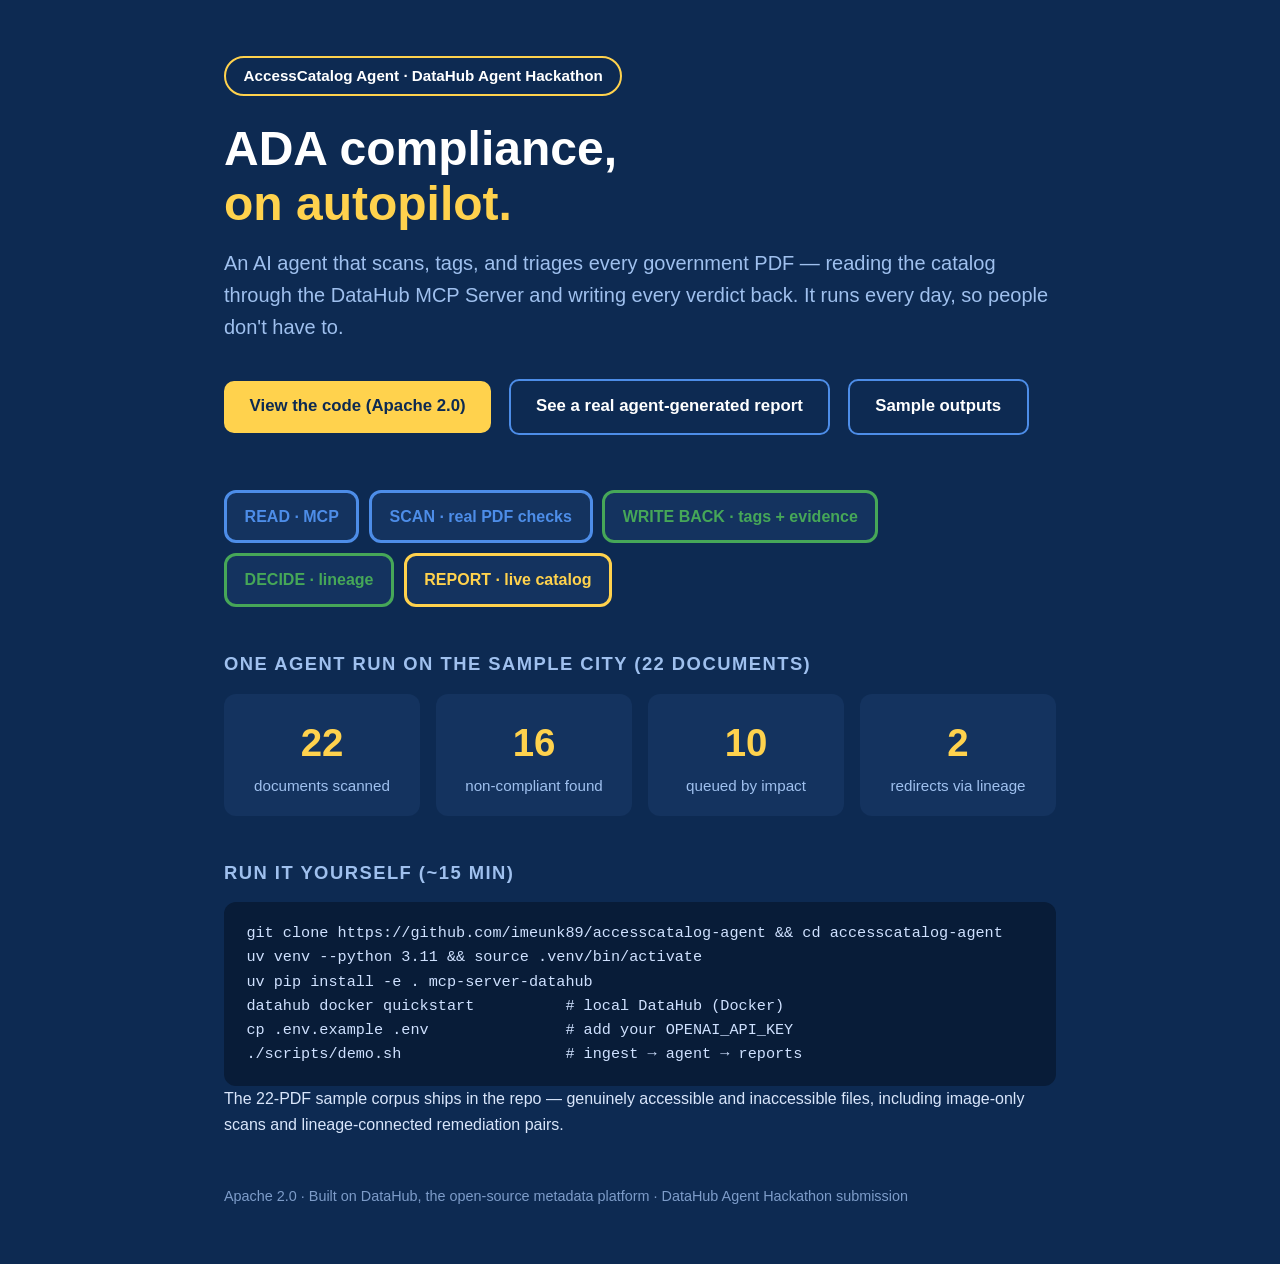
<file: docs/index.html>
<!DOCTYPE html>
<html lang="en">
<head>
<meta charset="utf-8">
<meta name="viewport" content="width=device-width, initial-scale=1">
<title>AccessCatalog Agent — ADA compliance on autopilot</title>
<style>
  :root { color-scheme: light; }
  * { margin: 0; box-sizing: border-box; }
  body { font-family: -apple-system, 'Segoe UI', Helvetica, Arial, sans-serif;
         background: #0d2a52; color: #fff; line-height: 1.6; }
  .wrap { max-width: 880px; margin: 0 auto; padding: 3.5rem 1.5rem; }
  .badge { display: inline-block; border: 2px solid #ffd24d; border-radius: 999px;
           padding: .35rem 1.1rem; font-weight: 700; font-size: .95rem; margin-bottom: 1.6rem; }
  h1 { font-size: 3rem; line-height: 1.15; }
  h1 .gold { color: #ffd24d; }
  .sub { color: #9fc0ee; font-size: 1.25rem; margin: 1rem 0 2.2rem; }
  .btns a { display: inline-block; margin: 0 .8rem .8rem 0; padding: .8rem 1.6rem;
            border-radius: 10px; text-decoration: none; font-weight: 700; font-size: 1.05rem; }
  .primary { background: #ffd24d; color: #0d2a52; }
  .ghost { border: 2px solid #4d8de8; color: #fff; }
  .loop { display: flex; flex-wrap: wrap; gap: .6rem; margin: 2.6rem 0; }
  .step { border: 3px solid; border-radius: 12px; padding: .7rem 1.1rem;
          background: #14335f; font-weight: 700; }
  .b { border-color: #4d8de8; color: #4d8de8; }
  .g { border-color: #46a758; color: #46a758; }
  .y { border-color: #ffd24d; color: #ffd24d; }
  .stats { display: flex; flex-wrap: wrap; gap: 1rem; margin: 1rem 0 2.6rem; }
  .stat { flex: 1 1 160px; background: #14335f; border-radius: 12px; padding: 1.1rem; text-align: center; }
  .stat b { display: block; font-size: 2.4rem; color: #ffd24d; }
  .stat span { color: #9fc0ee; font-size: .95rem; }
  h2 { color: #9fc0ee; font-size: 1.15rem; text-transform: uppercase;
       letter-spacing: .08em; margin: 2.6rem 0 .9rem; }
  pre { background: #081c38; border-radius: 12px; padding: 1.2rem 1.4rem;
        overflow-x: auto; font-size: .95rem; color: #cfe1ff; }
  p  { color: #d9e6fb; }
  footer { margin-top: 3rem; color: #7d9cc9; font-size: .9rem; }
  a { color: #9fc0ee; }
</style>
</head>
<body>
<div class="wrap">
  <div class="badge">AccessCatalog Agent · DataHub Agent Hackathon</div>
  <h1>ADA compliance,<br><span class="gold">on autopilot.</span></h1>
  <p class="sub">An AI agent that scans, tags, and triages every government PDF —
  reading the catalog through the DataHub MCP Server and writing every verdict back.
  It runs every day, so people don't have to.</p>

  <div class="btns">
    <a class="primary" href="https://github.com/imeunk89/accesscatalog-agent">View the code (Apache 2.0)</a>
    <a class="ghost" href="report.html">See a real agent-generated report</a>
    <a class="ghost" href="https://github.com/imeunk89/accesscatalog-agent/tree/main/examples">Sample outputs</a>
  </div>

  <div class="loop">
    <div class="step b">READ · MCP</div>
    <div class="step b">SCAN · real PDF checks</div>
    <div class="step g">WRITE BACK · tags + evidence</div>
    <div class="step g">DECIDE · lineage</div>
    <div class="step y">REPORT · live catalog</div>
  </div>

  <h2>One agent run on the sample city (22 documents)</h2>
  <div class="stats">
    <div class="stat"><b>22</b><span>documents scanned</span></div>
    <div class="stat"><b>16</b><span>non-compliant found</span></div>
    <div class="stat"><b>10</b><span>queued by impact</span></div>
    <div class="stat"><b>2</b><span>redirects via lineage</span></div>
  </div>

  <h2>Run it yourself (~15 min)</h2>
  <pre>git clone https://github.com/imeunk89/accesscatalog-agent && cd accesscatalog-agent
uv venv --python 3.11 && source .venv/bin/activate
uv pip install -e . mcp-server-datahub
datahub docker quickstart          # local DataHub (Docker)
cp .env.example .env               # add your OPENAI_API_KEY
./scripts/demo.sh                  # ingest → agent → reports</pre>
  <p>The 22-PDF sample corpus ships in the repo — genuinely accessible and inaccessible
  files, including image-only scans and lineage-connected remediation pairs.</p>

  <footer>Apache 2.0 · Built on DataHub, the open-source metadata platform ·
  DataHub Agent Hackathon submission</footer>
</div>
</body>
</html>
</file>
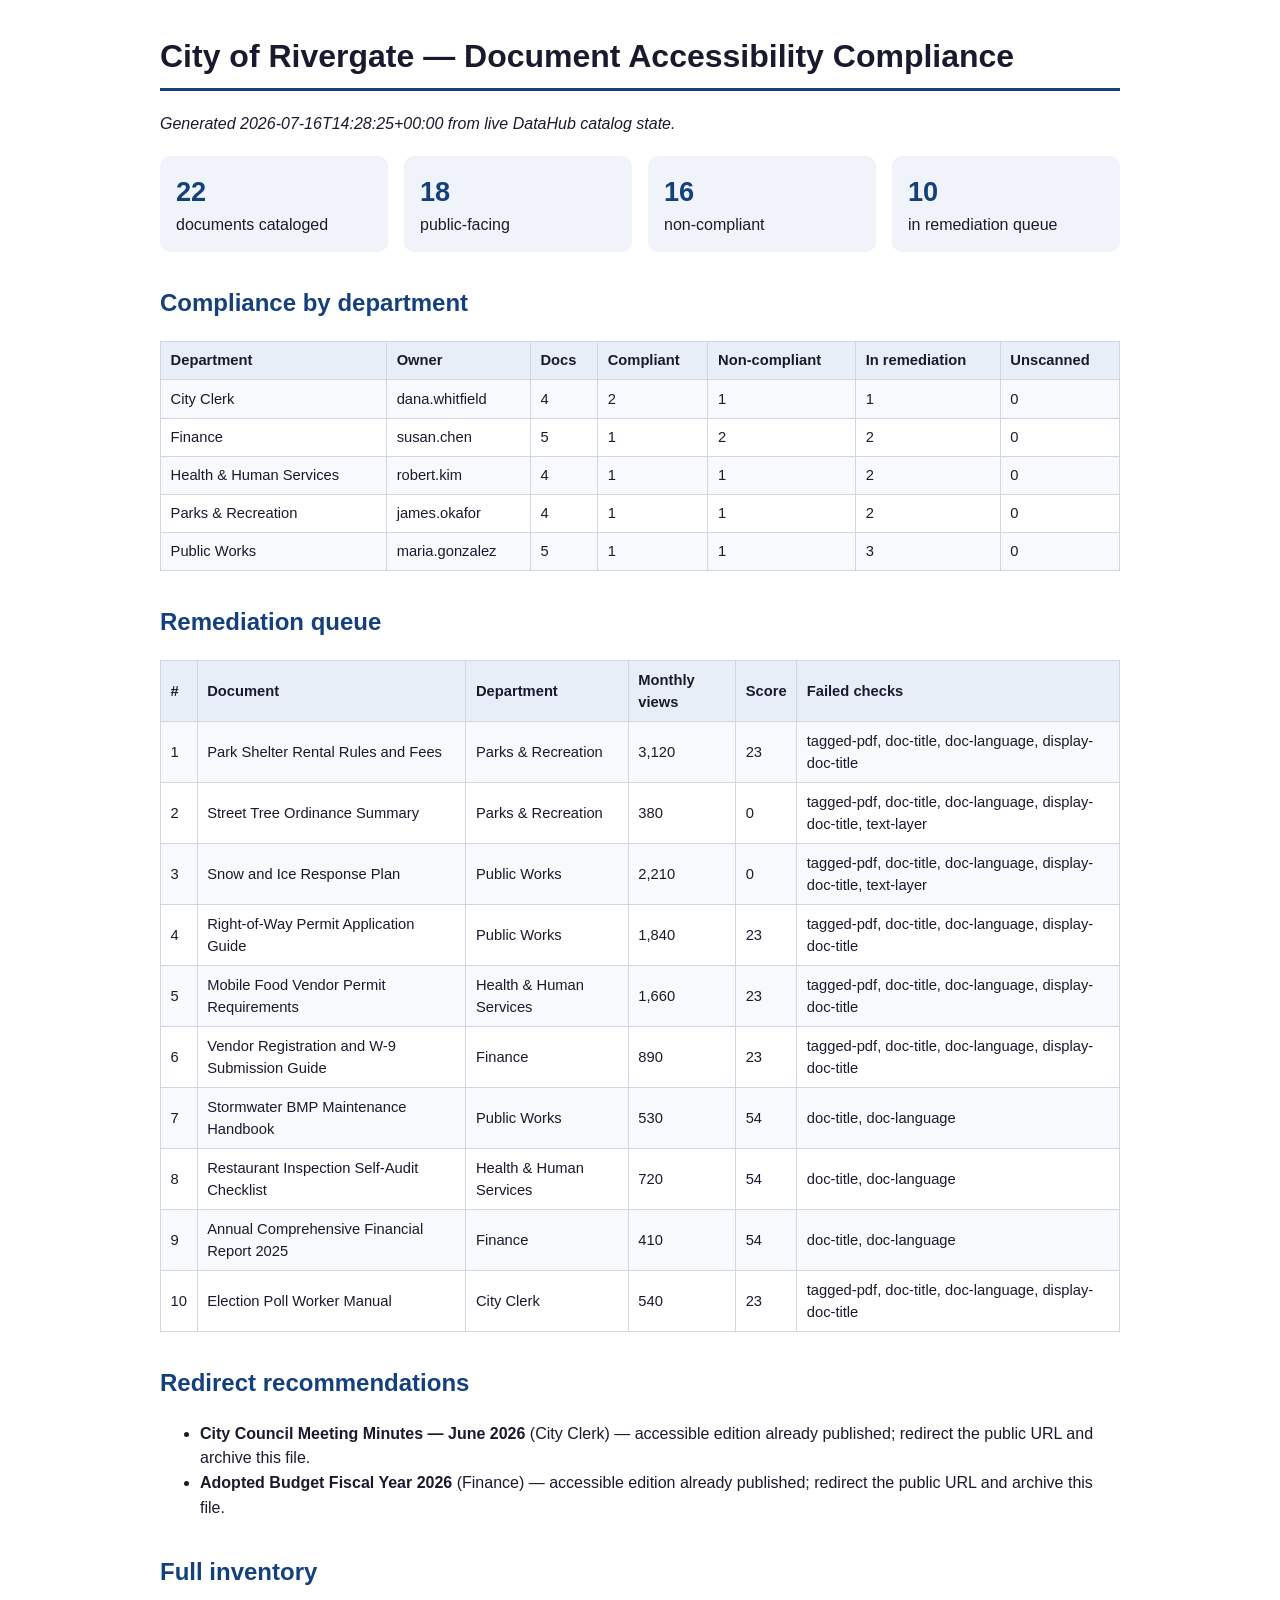
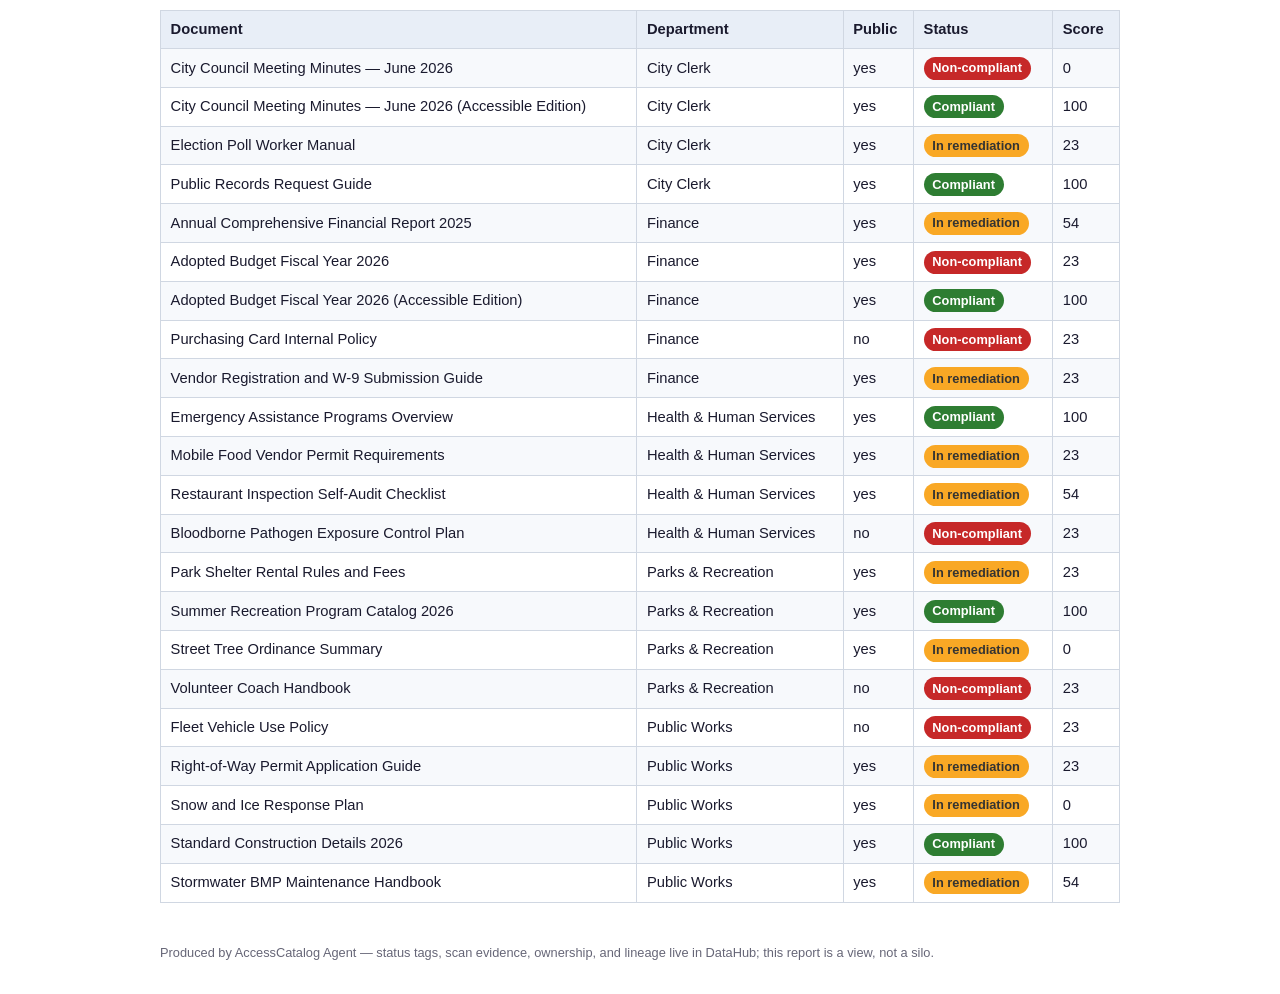
<file: docs/report.html>
<!DOCTYPE html>
<html lang="en"><head><meta charset="utf-8">
<title>City of Rivergate — Accessibility Compliance Report</title>
<style>
:root { color-scheme: light; }
html { background: #ffffff; }
body { font-family: -apple-system, 'Segoe UI', Helvetica, Arial, sans-serif;
       max-width: 960px; margin: 2rem auto; padding: 0 1rem; color: #1a1a2e;
       background: #ffffff; line-height: 1.55; }
h1 { border-bottom: 3px solid #14417b; padding-bottom: .4rem; }
h2 { color: #14417b; margin-top: 2rem; }
table { border-collapse: collapse; width: 100%; margin: 1rem 0; font-size: .92rem; }
th, td { border: 1px solid #d0d7e2; padding: .45rem .6rem; text-align: left; }
th { background: #e8eef7; }
tr:nth-child(even) td { background: #f7f9fc; }
.badge { display: inline-block; padding: .1rem .55rem; border-radius: 999px;
         font-size: .8rem; font-weight: 600; color: #fff; }
.b-compliant { background: #2E7D32; } .b-non-compliant { background: #C62828; }
.b-in-remediation { background: #F9A825; color: #333; } .b-unscanned { background: #9E9E9E; }
.kpis { display: flex; gap: 1rem; flex-wrap: wrap; margin: 1.2rem 0; }
.kpi { flex: 1 1 150px; background: #f0f4fa; border-radius: 10px; padding: .9rem 1rem; }
.kpi b { display: block; font-size: 1.7rem; color: #14417b; }
footer { margin-top: 2.5rem; font-size: .8rem; color: #667; }
</style></head><body>
<h1>City of Rivergate — Document Accessibility Compliance</h1>
<p><em>Generated 2026-07-16T14:28:25+00:00 from live DataHub catalog state.</em></p>
<div class="kpis">
  <div class="kpi"><b>22</b>documents cataloged</div>
  <div class="kpi"><b>18</b>public-facing</div>
  <div class="kpi"><b>16</b>non-compliant</div>
  <div class="kpi"><b>10</b>in remediation queue</div>
</div>
<h2>Compliance by department</h2>
<table><tr><th>Department</th><th>Owner</th><th>Docs</th><th>Compliant</th>
<th>Non-compliant</th><th>In remediation</th><th>Unscanned</th></tr><tr><td>City Clerk</td><td>dana.whitfield</td><td>4</td><td>2</td><td>1</td><td>1</td><td>0</td></tr><tr><td>Finance</td><td>susan.chen</td><td>5</td><td>1</td><td>2</td><td>2</td><td>0</td></tr><tr><td>Health & Human Services</td><td>robert.kim</td><td>4</td><td>1</td><td>1</td><td>2</td><td>0</td></tr><tr><td>Parks & Recreation</td><td>james.okafor</td><td>4</td><td>1</td><td>1</td><td>2</td><td>0</td></tr><tr><td>Public Works</td><td>maria.gonzalez</td><td>5</td><td>1</td><td>1</td><td>3</td><td>0</td></tr></table>
<h2>Remediation queue</h2><table><tr><th>#</th><th>Document</th><th>Department</th><th>Monthly views</th><th>Score</th><th>Failed checks</th></tr><tr><td>1</td><td>Park Shelter Rental Rules and Fees</td><td>Parks & Recreation</td><td>3,120</td><td>23</td><td>tagged-pdf, doc-title, doc-language, display-doc-title</td></tr><tr><td>2</td><td>Street Tree Ordinance Summary</td><td>Parks & Recreation</td><td>380</td><td>0</td><td>tagged-pdf, doc-title, doc-language, display-doc-title, text-layer</td></tr><tr><td>3</td><td>Snow and Ice Response Plan</td><td>Public Works</td><td>2,210</td><td>0</td><td>tagged-pdf, doc-title, doc-language, display-doc-title, text-layer</td></tr><tr><td>4</td><td>Right-of-Way Permit Application Guide</td><td>Public Works</td><td>1,840</td><td>23</td><td>tagged-pdf, doc-title, doc-language, display-doc-title</td></tr><tr><td>5</td><td>Mobile Food Vendor Permit Requirements</td><td>Health & Human Services</td><td>1,660</td><td>23</td><td>tagged-pdf, doc-title, doc-language, display-doc-title</td></tr><tr><td>6</td><td>Vendor Registration and W-9 Submission Guide</td><td>Finance</td><td>890</td><td>23</td><td>tagged-pdf, doc-title, doc-language, display-doc-title</td></tr><tr><td>7</td><td>Stormwater BMP Maintenance Handbook</td><td>Public Works</td><td>530</td><td>54</td><td>doc-title, doc-language</td></tr><tr><td>8</td><td>Restaurant Inspection Self-Audit Checklist</td><td>Health & Human Services</td><td>720</td><td>54</td><td>doc-title, doc-language</td></tr><tr><td>9</td><td>Annual Comprehensive Financial Report 2025</td><td>Finance</td><td>410</td><td>54</td><td>doc-title, doc-language</td></tr><tr><td>10</td><td>Election Poll Worker Manual</td><td>City Clerk</td><td>540</td><td>23</td><td>tagged-pdf, doc-title, doc-language, display-doc-title</td></tr></table>
<h2>Redirect recommendations</h2><ul><li><b>City Council Meeting Minutes — June 2026</b> (City Clerk) — accessible edition already published; redirect the public URL and archive this file.</li><li><b>Adopted Budget Fiscal Year 2026</b> (Finance) — accessible edition already published; redirect the public URL and archive this file.</li></ul>
<h2>Full inventory</h2>
<table><tr><th>Document</th><th>Department</th><th>Public</th><th>Status</th>
<th>Score</th></tr><tr><td>City Council Meeting Minutes — June 2026</td><td>City Clerk</td><td>yes</td><td><span class="badge b-non-compliant">Non-compliant</span></td><td>0</td></tr><tr><td>City Council Meeting Minutes — June 2026 (Accessible Edition)</td><td>City Clerk</td><td>yes</td><td><span class="badge b-compliant">Compliant</span></td><td>100</td></tr><tr><td>Election Poll Worker Manual</td><td>City Clerk</td><td>yes</td><td><span class="badge b-in-remediation">In remediation</span></td><td>23</td></tr><tr><td>Public Records Request Guide</td><td>City Clerk</td><td>yes</td><td><span class="badge b-compliant">Compliant</span></td><td>100</td></tr><tr><td>Annual Comprehensive Financial Report 2025</td><td>Finance</td><td>yes</td><td><span class="badge b-in-remediation">In remediation</span></td><td>54</td></tr><tr><td>Adopted Budget Fiscal Year 2026</td><td>Finance</td><td>yes</td><td><span class="badge b-non-compliant">Non-compliant</span></td><td>23</td></tr><tr><td>Adopted Budget Fiscal Year 2026 (Accessible Edition)</td><td>Finance</td><td>yes</td><td><span class="badge b-compliant">Compliant</span></td><td>100</td></tr><tr><td>Purchasing Card Internal Policy</td><td>Finance</td><td>no</td><td><span class="badge b-non-compliant">Non-compliant</span></td><td>23</td></tr><tr><td>Vendor Registration and W-9 Submission Guide</td><td>Finance</td><td>yes</td><td><span class="badge b-in-remediation">In remediation</span></td><td>23</td></tr><tr><td>Emergency Assistance Programs Overview</td><td>Health & Human Services</td><td>yes</td><td><span class="badge b-compliant">Compliant</span></td><td>100</td></tr><tr><td>Mobile Food Vendor Permit Requirements</td><td>Health & Human Services</td><td>yes</td><td><span class="badge b-in-remediation">In remediation</span></td><td>23</td></tr><tr><td>Restaurant Inspection Self-Audit Checklist</td><td>Health & Human Services</td><td>yes</td><td><span class="badge b-in-remediation">In remediation</span></td><td>54</td></tr><tr><td>Bloodborne Pathogen Exposure Control Plan</td><td>Health & Human Services</td><td>no</td><td><span class="badge b-non-compliant">Non-compliant</span></td><td>23</td></tr><tr><td>Park Shelter Rental Rules and Fees</td><td>Parks & Recreation</td><td>yes</td><td><span class="badge b-in-remediation">In remediation</span></td><td>23</td></tr><tr><td>Summer Recreation Program Catalog 2026</td><td>Parks & Recreation</td><td>yes</td><td><span class="badge b-compliant">Compliant</span></td><td>100</td></tr><tr><td>Street Tree Ordinance Summary</td><td>Parks & Recreation</td><td>yes</td><td><span class="badge b-in-remediation">In remediation</span></td><td>0</td></tr><tr><td>Volunteer Coach Handbook</td><td>Parks & Recreation</td><td>no</td><td><span class="badge b-non-compliant">Non-compliant</span></td><td>23</td></tr><tr><td>Fleet Vehicle Use Policy</td><td>Public Works</td><td>no</td><td><span class="badge b-non-compliant">Non-compliant</span></td><td>23</td></tr><tr><td>Right-of-Way Permit Application Guide</td><td>Public Works</td><td>yes</td><td><span class="badge b-in-remediation">In remediation</span></td><td>23</td></tr><tr><td>Snow and Ice Response Plan</td><td>Public Works</td><td>yes</td><td><span class="badge b-in-remediation">In remediation</span></td><td>0</td></tr><tr><td>Standard Construction Details 2026</td><td>Public Works</td><td>yes</td><td><span class="badge b-compliant">Compliant</span></td><td>100</td></tr><tr><td>Stormwater BMP Maintenance Handbook</td><td>Public Works</td><td>yes</td><td><span class="badge b-in-remediation">In remediation</span></td><td>54</td></tr></table>
<footer>Produced by AccessCatalog Agent — status tags, scan evidence, ownership,
and lineage live in DataHub; this report is a view, not a silo.</footer>
</body></html>
</file>
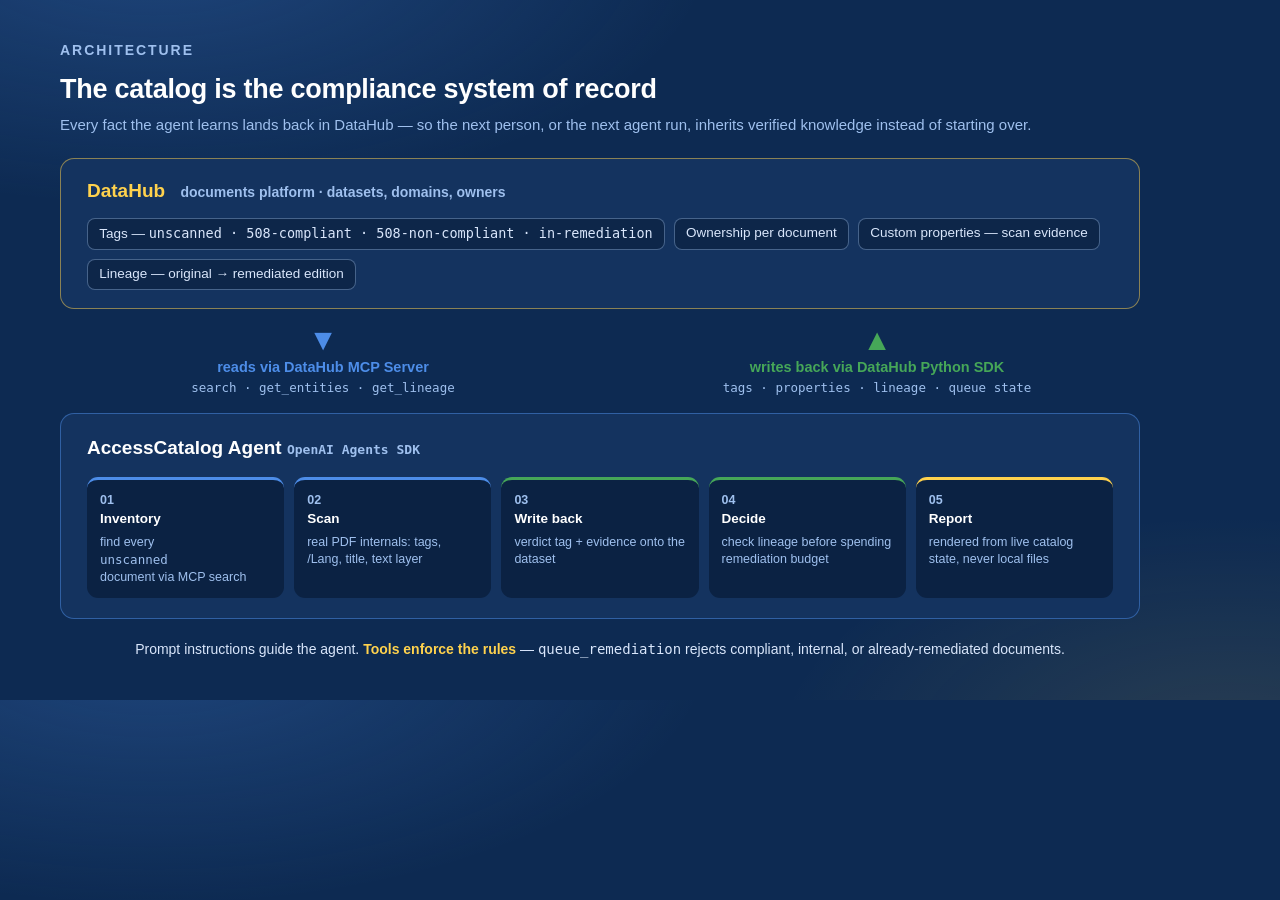
<file: scripts/figures/architecture.html>
<!DOCTYPE html>
<html lang="en"><head><meta charset="utf-8">
<link rel="stylesheet" href="_base.css">
<style>
  body { width: 1200px; height: 700px; overflow: hidden; }
  .frame { padding: 40px 60px; }
  h2 { font-size: 27px; letter-spacing: -.01em; margin: 8px 0 4px; }
  .lede { color: var(--muted); font-size: 15px; margin-bottom: 22px; }

  .hub { padding: 18px 26px; border-color: rgba(255,210,77,.5); }
  .hub .title { font-size: 19px; font-weight: 800; color: var(--gold); }
  .hub .title span { font-weight: 600; font-size: 14px; color: var(--muted); margin-left: 10px; }
  .chips { display: flex; gap: 9px; margin-top: 12px; flex-wrap: wrap; }
  .chip { border: 1px solid rgba(159,192,238,.4); border-radius: 8px; padding: .28rem .7rem;
          font-size: 13.5px; color: var(--text); background: rgba(8,28,56,.55); }

  .rails { display: grid; grid-template-columns: 1fr 1fr; gap: 28px; margin: 16px 0; }
  .rail { text-align: center; }
  .rail .arrow { font-size: 30px; line-height: 1; }
  .rail .lbl { font-size: 14.5px; font-weight: 700; margin-top: 2px; }
  .rail .api { font-size: 12.5px; color: var(--muted); }
  .down { color: var(--blue); }
  .up   { color: var(--green); }

  .agent { padding: 20px 26px; border-color: rgba(77,141,232,.5); }
  .agent .title { font-size: 19px; font-weight: 800; margin-bottom: 14px; }
  .steps { display: grid; grid-template-columns: repeat(5, 1fr); gap: 10px; }
  .s { background: rgba(8,28,56,.7); border-radius: 11px; padding: 12px 13px;
       border-top: 3px solid var(--blue); }
  .s:nth-child(3), .s:nth-child(4) { border-top-color: var(--green); }
  .s:nth-child(5) { border-top-color: var(--gold); }
  .s b { display: block; font-size: 13.5px; margin-bottom: 4px; }
  .s span { font-size: 12.5px; color: var(--muted); line-height: 1.4; display: block; }
  .n { font-size: 11.5px; color: var(--gold); font-weight: 800; }

  .foot { margin-top: 20px; font-size: 14px; color: var(--text); text-align: center; }
  .foot b { color: var(--gold); }
</style></head>
<body><div class="frame">
  <div class="eyebrow">Architecture</div>
  <h2>The catalog is the compliance system of record</h2>
  <p class="lede">Every fact the agent learns lands back in DataHub — so the next person, or the next
  agent run, inherits verified knowledge instead of starting over.</p>

  <div class="card hub">
    <div class="title">DataHub <span>documents platform · datasets, domains, owners</span></div>
    <div class="chips">
      <div class="chip">Tags — <span class="mono">unscanned · 508-compliant · 508-non-compliant · in-remediation</span></div>
      <div class="chip">Ownership per document</div>
      <div class="chip">Custom properties — scan evidence</div>
      <div class="chip">Lineage — original → remediated edition</div>
    </div>
  </div>

  <div class="rails">
    <div class="rail down">
      <div class="arrow">▼</div>
      <div class="lbl">reads via DataHub MCP Server</div>
      <div class="api mono">search · get_entities · get_lineage</div>
    </div>
    <div class="rail up">
      <div class="arrow">▲</div>
      <div class="lbl">writes back via DataHub Python SDK</div>
      <div class="api mono">tags · properties · lineage · queue state</div>
    </div>
  </div>

  <div class="card agent">
    <div class="title">AccessCatalog Agent <span class="mono" style="font-size:13px;color:var(--muted);font-weight:600">OpenAI Agents SDK</span></div>
    <div class="steps">
      <div class="s"><span class="n">01</span><b>Inventory</b><span>find every <span class="mono">unscanned</span> document via MCP search</span></div>
      <div class="s"><span class="n">02</span><b>Scan</b><span>real PDF internals: tags, /Lang, title, text layer</span></div>
      <div class="s"><span class="n">03</span><b>Write back</b><span>verdict tag + evidence onto the dataset</span></div>
      <div class="s"><span class="n">04</span><b>Decide</b><span>check lineage before spending remediation budget</span></div>
      <div class="s"><span class="n">05</span><b>Report</b><span>rendered from live catalog state, never local files</span></div>
    </div>
  </div>

  <p class="foot">Prompt instructions guide the agent. <b>Tools enforce the rules</b> —
  <span class="mono">queue_remediation</span> rejects compliant, internal, or already-remediated documents.</p>
</div></body></html>
</file>
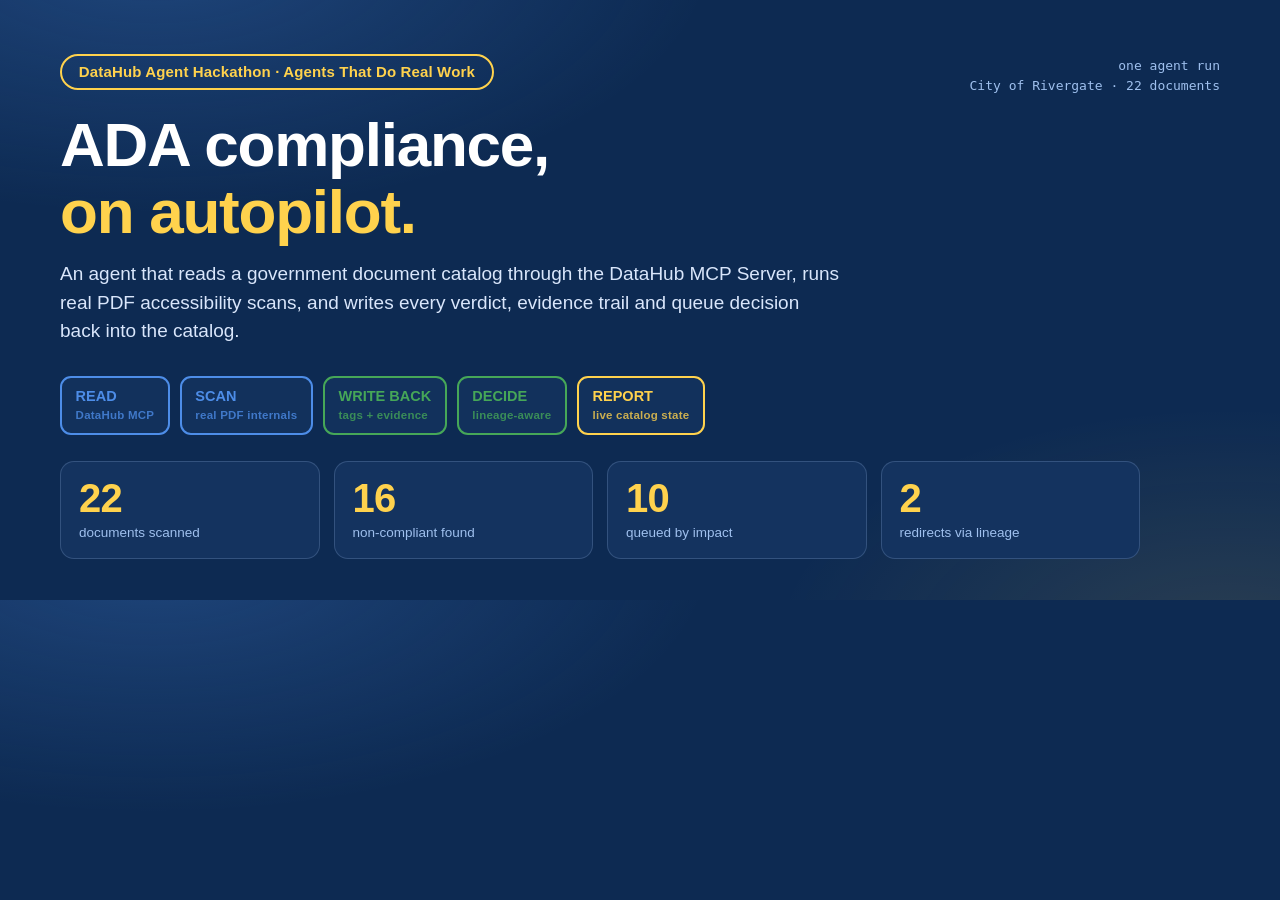
<file: scripts/figures/hero.html>
<!DOCTYPE html>
<html lang="en"><head><meta charset="utf-8">
<link rel="stylesheet" href="_base.css">
<style>
  body { width: 1200px; height: 600px; overflow: hidden; }
  h1 { font-size: 62px; line-height: 1.08; letter-spacing: -.02em; margin: 22px 0 14px; }
  .sub { color: var(--text); font-size: 19px; max-width: 780px; }
  .loop { display: flex; gap: 10px; margin: 30px 0 26px; }
  .step {
    border: 2px solid; border-radius: 11px; padding: .5rem .85rem;
    background: rgba(20,51,95,.75); font-weight: 700; font-size: 14.5px; white-space: nowrap;
  }
  .step small { display: block; font-weight: 600; font-size: 11.5px; opacity: .78; letter-spacing: .02em; }
  .b { border-color: var(--blue);  color: var(--blue); }
  .g { border-color: var(--green); color: var(--green); }
  .y { border-color: var(--gold);  color: var(--gold); }
  .stats { display: flex; gap: 14px; }
  .stat { flex: 1; padding: 14px 18px; }
  .stat b { display: block; font-size: 40px; line-height: 1.1; color: var(--gold); letter-spacing: -.02em; }
  .stat span { color: var(--muted); font-size: 13.5px; }
  .runline {
    position: absolute; right: 60px; top: 56px; text-align: right;
    color: var(--muted); font-size: 13px;
  }
</style></head>
<body><div class="frame">
  <div class="badge">DataHub Agent Hackathon · Agents That Do Real Work</div>
  <div class="runline mono">one agent run<br>City of Rivergate · 22 documents</div>

  <h1>ADA compliance,<br><span class="gold">on autopilot.</span></h1>
  <p class="sub">An agent that reads a government document catalog through the DataHub MCP Server,
  runs real PDF accessibility scans, and writes every verdict, evidence trail and queue
  decision back into the catalog.</p>

  <div class="loop">
    <div class="step b">READ<small>DataHub MCP</small></div>
    <div class="step b">SCAN<small>real PDF internals</small></div>
    <div class="step g">WRITE BACK<small>tags + evidence</small></div>
    <div class="step g">DECIDE<small>lineage-aware</small></div>
    <div class="step y">REPORT<small>live catalog state</small></div>
  </div>

  <div class="stats">
    <div class="card stat"><b>22</b><span>documents scanned</span></div>
    <div class="card stat"><b>16</b><span>non-compliant found</span></div>
    <div class="card stat"><b>10</b><span>queued by impact</span></div>
    <div class="card stat"><b>2</b><span>redirects via lineage</span></div>
  </div>
</div></body></html>
</file>
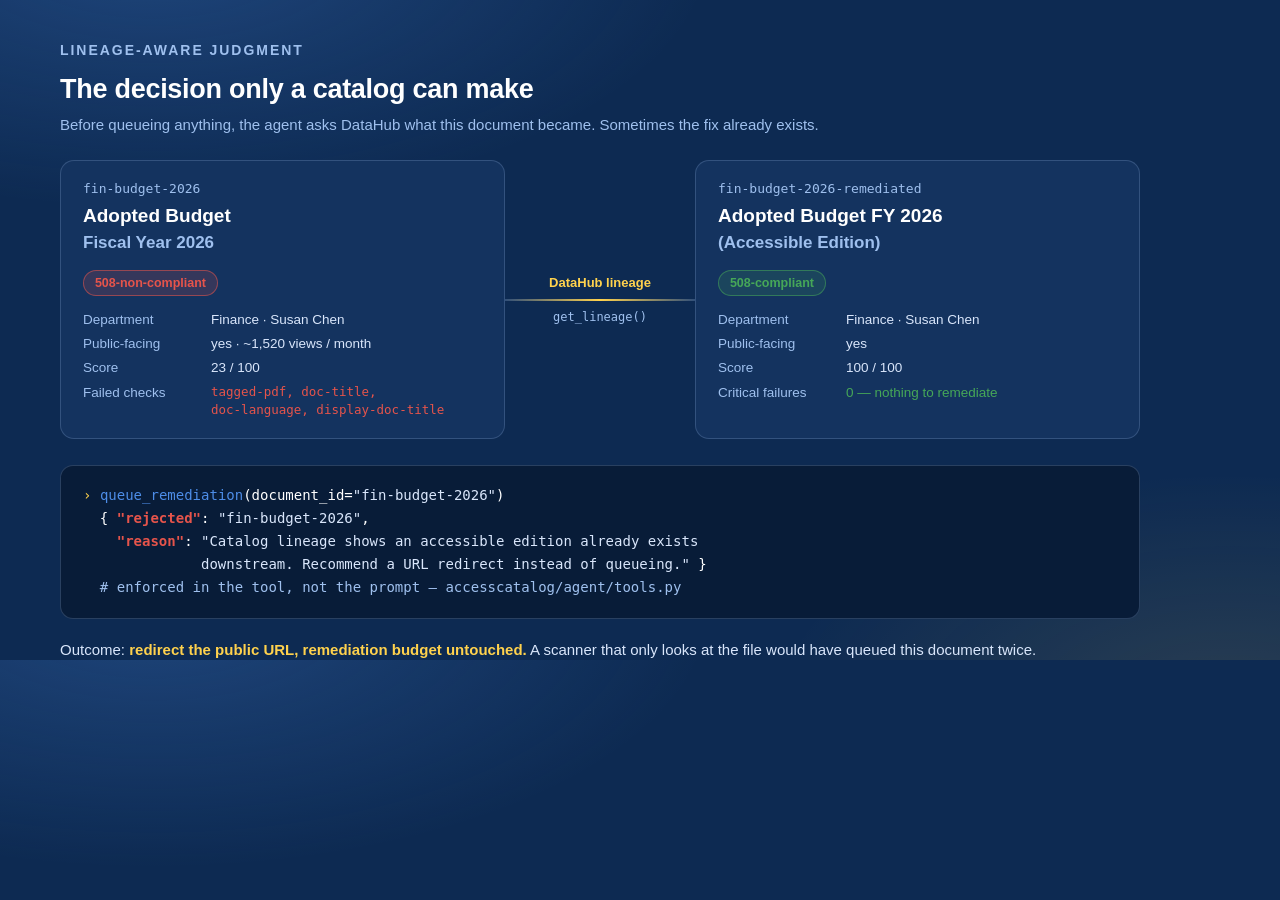
<file: scripts/figures/lineage.html>
<!DOCTYPE html>
<html lang="en"><head><meta charset="utf-8">
<link rel="stylesheet" href="_base.css">
<style>
  body { width: 1200px; height: 660px; overflow: hidden; }
  .frame { padding: 40px 60px; }
  h2 { font-size: 27px; letter-spacing: -.01em; margin: 8px 0 4px; }
  .lede { color: var(--muted); font-size: 15px; margin-bottom: 24px; }

  .row { display: grid; grid-template-columns: 1fr 190px 1fr; align-items: stretch; gap: 0; }
  .doc { padding: 18px 22px; }
  .doc .id { font-size: 13px; color: var(--muted); }
  .doc .name { font-size: 19px; font-weight: 700; margin: 3px 0 10px; min-height: 58px; }
  .doc .name span { display: block; color: var(--muted); font-weight: 600; font-size: 17px; }
  .pill { display: inline-block; border-radius: 999px; padding: .16rem .68rem;
          font-size: 12.5px; font-weight: 700; }
  .bad  { background: rgba(229,84,75,.16); color: var(--red);   border: 1px solid rgba(229,84,75,.55); }
  .good { background: rgba(70,167,88,.16); color: var(--green); border: 1px solid rgba(70,167,88,.55); }
  .meta { margin-top: 14px; font-size: 13.5px; color: var(--text); }
  .meta div { display: flex; gap: 10px; margin-top: 4px; }
  .meta .k { color: var(--muted); flex: 0 0 118px; }
  .meta .v { flex: 1; }
  .fails { color: var(--red); font-size: 12.5px; }

  .link { text-align: center; align-self: center; }
  .link .line { height: 2px; background: linear-gradient(90deg, rgba(159,192,238,.25), var(--gold), rgba(159,192,238,.25)); }
  .link .lbl { font-size: 13px; font-weight: 700; color: var(--gold); margin-bottom: 7px; }
  .link .api { font-size: 12px; color: var(--muted); margin-top: 7px; }

  .call { margin-top: 26px; background: var(--navy-3); border-radius: 13px;
          border: 1px solid rgba(159,192,238,.22); padding: 18px 22px;
          font-family: 'SF Mono', ui-monospace, Menlo, Consolas, monospace;
          font-size: 14px; line-height: 1.65; white-space: pre; }
  .call .p  { color: var(--gold); }
  .call .fn { color: var(--blue); }
  .call .st { color: var(--red); font-weight: 700; }
  .call .str{ color: var(--text); }
  .call .cm { color: var(--muted); }

  .foot { margin-top: 20px; font-size: 15px; color: var(--text); }
  .foot b { color: var(--gold); }
</style></head>
<body><div class="frame">
  <div class="eyebrow">Lineage-aware judgment</div>
  <h2>The decision only a catalog can make</h2>
  <p class="lede">Before queueing anything, the agent asks DataHub what this document became.
  Sometimes the fix already exists.</p>

  <div class="row">
    <div class="card doc">
      <div class="id mono">fin-budget-2026</div>
      <div class="name">Adopted Budget<span>Fiscal Year 2026</span></div>
      <span class="pill bad">508-non-compliant</span>
      <div class="meta">
        <div><span class="k">Department</span><span class="v">Finance · Susan Chen</span></div>
        <div><span class="k">Public-facing</span><span class="v">yes · ~1,520 views / month</span></div>
        <div><span class="k">Score</span><span class="v">23 / 100</span></div>
        <div><span class="k">Failed checks</span><span class="v fails mono">tagged-pdf, doc-title,<br>doc-language, display-doc-title</span></div>
      </div>
    </div>

    <div class="link">
      <div class="lbl">DataHub lineage</div>
      <div class="line"></div>
      <div class="api mono">get_lineage()</div>
    </div>

    <div class="card doc">
      <div class="id mono">fin-budget-2026-remediated</div>
      <div class="name">Adopted Budget FY 2026<span>(Accessible Edition)</span></div>
      <span class="pill good">508-compliant</span>
      <div class="meta">
        <div><span class="k">Department</span><span class="v">Finance · Susan Chen</span></div>
        <div><span class="k">Public-facing</span><span class="v">yes</span></div>
        <div><span class="k">Score</span><span class="v">100 / 100</span></div>
        <div><span class="k">Critical failures</span><span class="v" style="color:var(--green)">0 — nothing to remediate</span></div>
      </div>
    </div>
  </div>

  <div class="call"><span class="p">›</span> <span class="fn">queue_remediation</span>(document_id=<span class="str">"fin-budget-2026"</span>)
  { <span class="st">"rejected"</span>: <span class="str">"fin-budget-2026"</span>,
    <span class="st">"reason"</span>: <span class="str">"Catalog lineage shows an accessible edition already exists</span>
              <span class="str">downstream. Recommend a URL redirect instead of queueing."</span> }
<span class="cm">  # enforced in the tool, not the prompt — accesscatalog/agent/tools.py</span></div>

  <p class="foot">Outcome: <b>redirect the public URL, remediation budget untouched.</b>
  A scanner that only looks at the file would have queued this document twice.</p>
</div></body></html>
</file>
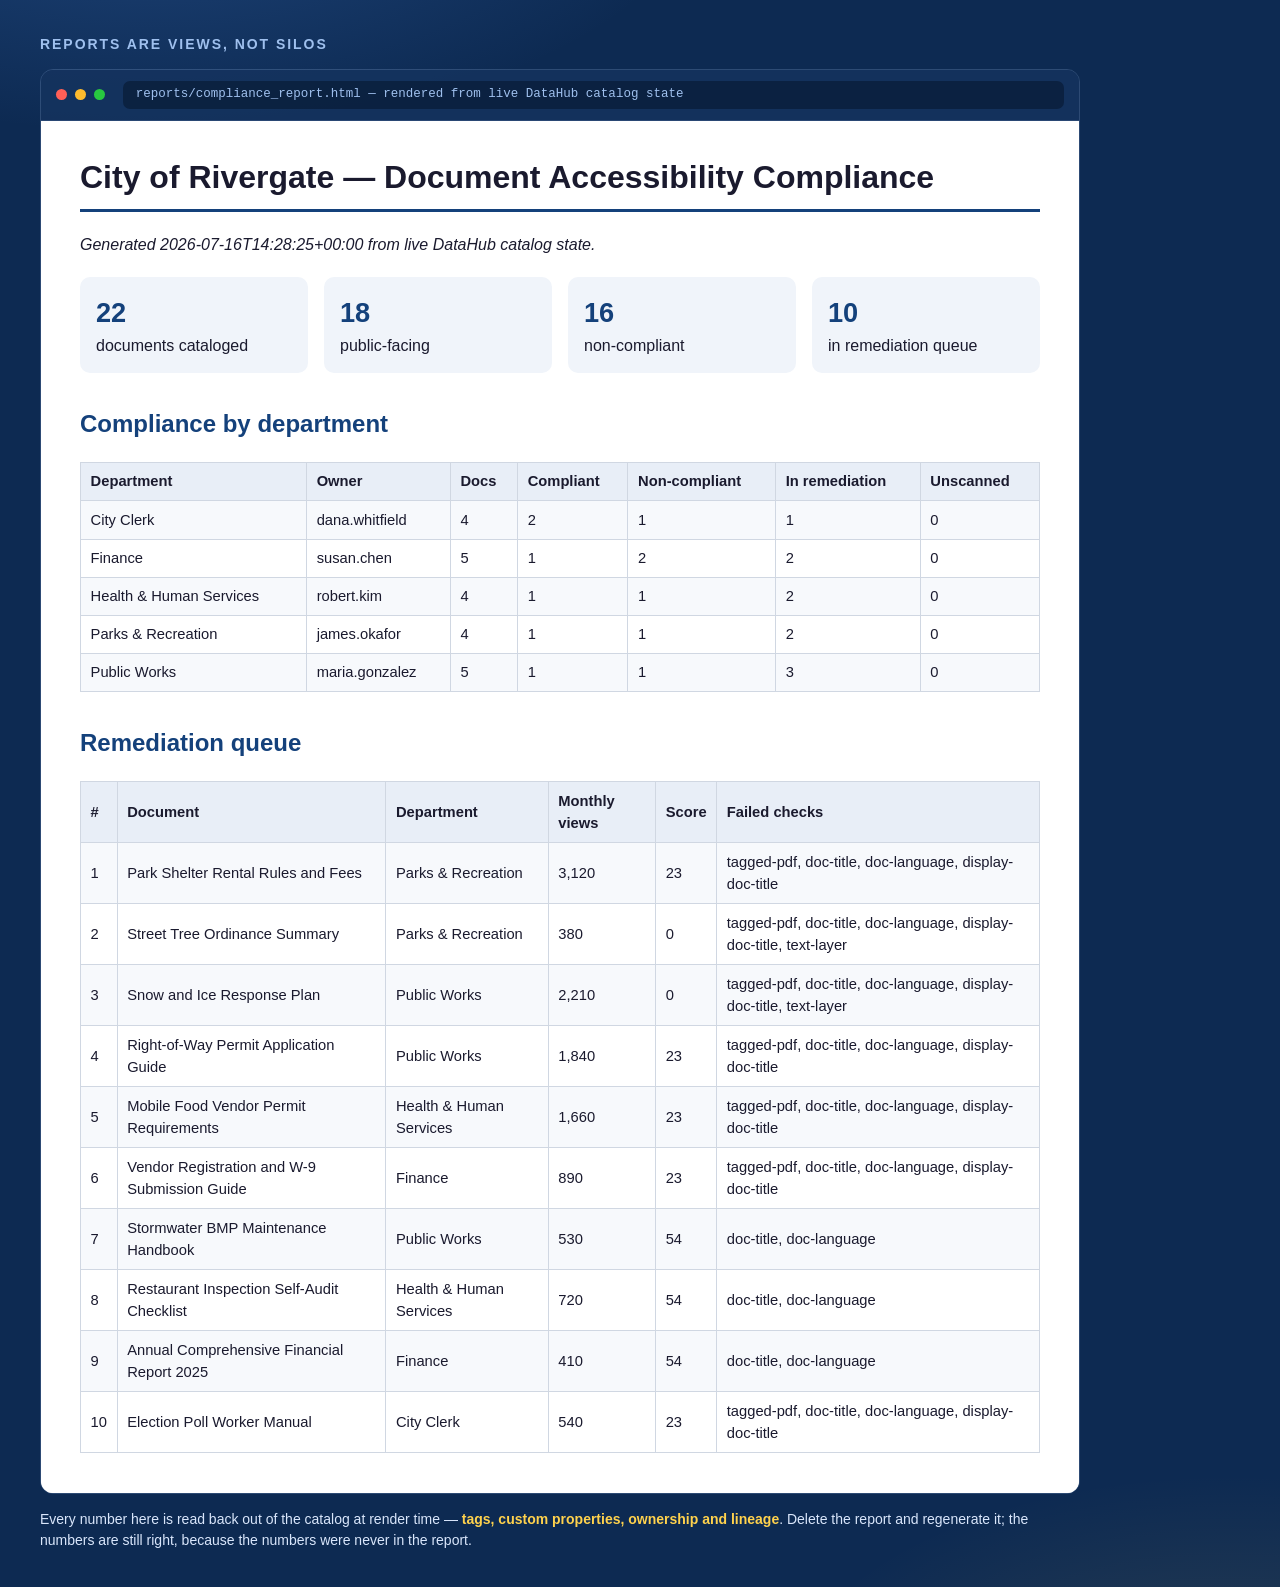
<file: scripts/figures/report_frame.html>
<!DOCTYPE html>
<html lang="en"><head><meta charset="utf-8">
<link rel="stylesheet" href="_base.css">
<style>
  body { width: 1120px; overflow: hidden; }
  .frame { padding: 34px 40px 36px; }
  .eyebrow { margin-bottom: 14px; }
  .browser { border-radius: 13px; overflow: hidden; border: 1px solid rgba(159,192,238,.22); }
  .bar { display: flex; align-items: center; gap: 8px; padding: 11px 15px;
         background: rgba(20,51,95,.85); border-bottom: 1px solid rgba(159,192,238,.16); }
  .dot { width: 11px; height: 11px; border-radius: 50%; }
  .r { background: #ff5f57; } .y { background: #febc2e; } .g { background: #28c840; }
  .url { flex: 1; margin-left: 10px; background: rgba(8,28,56,.75); border-radius: 7px;
         padding: .28rem .8rem; font-size: 12.5px; color: var(--muted);
         font-family: 'SF Mono', ui-monospace, Menlo, monospace; }
  iframe { display: block; width: 100%; height: 1372px; border: 0; background: #fff; }
  .note { margin-top: 15px; font-size: 14px; color: var(--text); }
  .note b { color: var(--gold); }
</style></head>
<body><div class="frame">
  <div class="eyebrow">Reports are views, not silos</div>
  <div class="browser">
    <div class="bar"><i class="dot r"></i><i class="dot y"></i><i class="dot g"></i>
      <div class="url">reports/compliance_report.html — rendered from live DataHub catalog state</div></div>
    <iframe src="../../examples/compliance_report.html" scrolling="no"></iframe>
  </div>
  <p class="note">Every number here is read back out of the catalog at render time —
  <b>tags, custom properties, ownership and lineage</b>. Delete the report and regenerate it; the
  numbers are still right, because the numbers were never in the report.</p>
</div></body></html>
</file>
<file: scripts/figures/_base.css>
/* Shared visual language for AccessCatalog Agent figures.
   Same palette as docs/index.html (the GitHub Pages landing). */
:root {
  --navy:   #0d2a52;
  --navy-2: #14335f;
  --navy-3: #081c38;
  --gold:   #ffd24d;
  --blue:   #4d8de8;
  --muted:  #9fc0ee;
  --text:   #d9e6fb;
  --green:  #46a758;
  --red:    #e5544b;
  color-scheme: dark;
}
* { margin: 0; padding: 0; box-sizing: border-box; }
body {
  font-family: -apple-system, 'Helvetica Neue', Helvetica, Arial, sans-serif;
  background: var(--navy);
  background-image:
    radial-gradient(900px 420px at 12% -8%, rgba(77,141,232,.28), transparent 62%),
    radial-gradient(760px 400px at 96% 108%, rgba(255,210,77,.12), transparent 60%);
  color: #fff;
  line-height: 1.5;
  -webkit-font-smoothing: antialiased;
}
.frame { padding: 54px 60px; }
.badge {
  display: inline-block; border: 2px solid var(--gold); color: var(--gold);
  border-radius: 999px; padding: .3rem 1.05rem;
  font-weight: 700; font-size: 15px; letter-spacing: .01em;
}
.eyebrow {
  color: var(--muted); font-size: 14px; font-weight: 700;
  text-transform: uppercase; letter-spacing: .14em;
}
.gold  { color: var(--gold); }
.mono  { font-family: 'SF Mono', ui-monospace, Menlo, Consolas, monospace; }
.card  { background: var(--navy-2); border: 1px solid rgba(159,192,238,.22); border-radius: 14px; }
</file>
